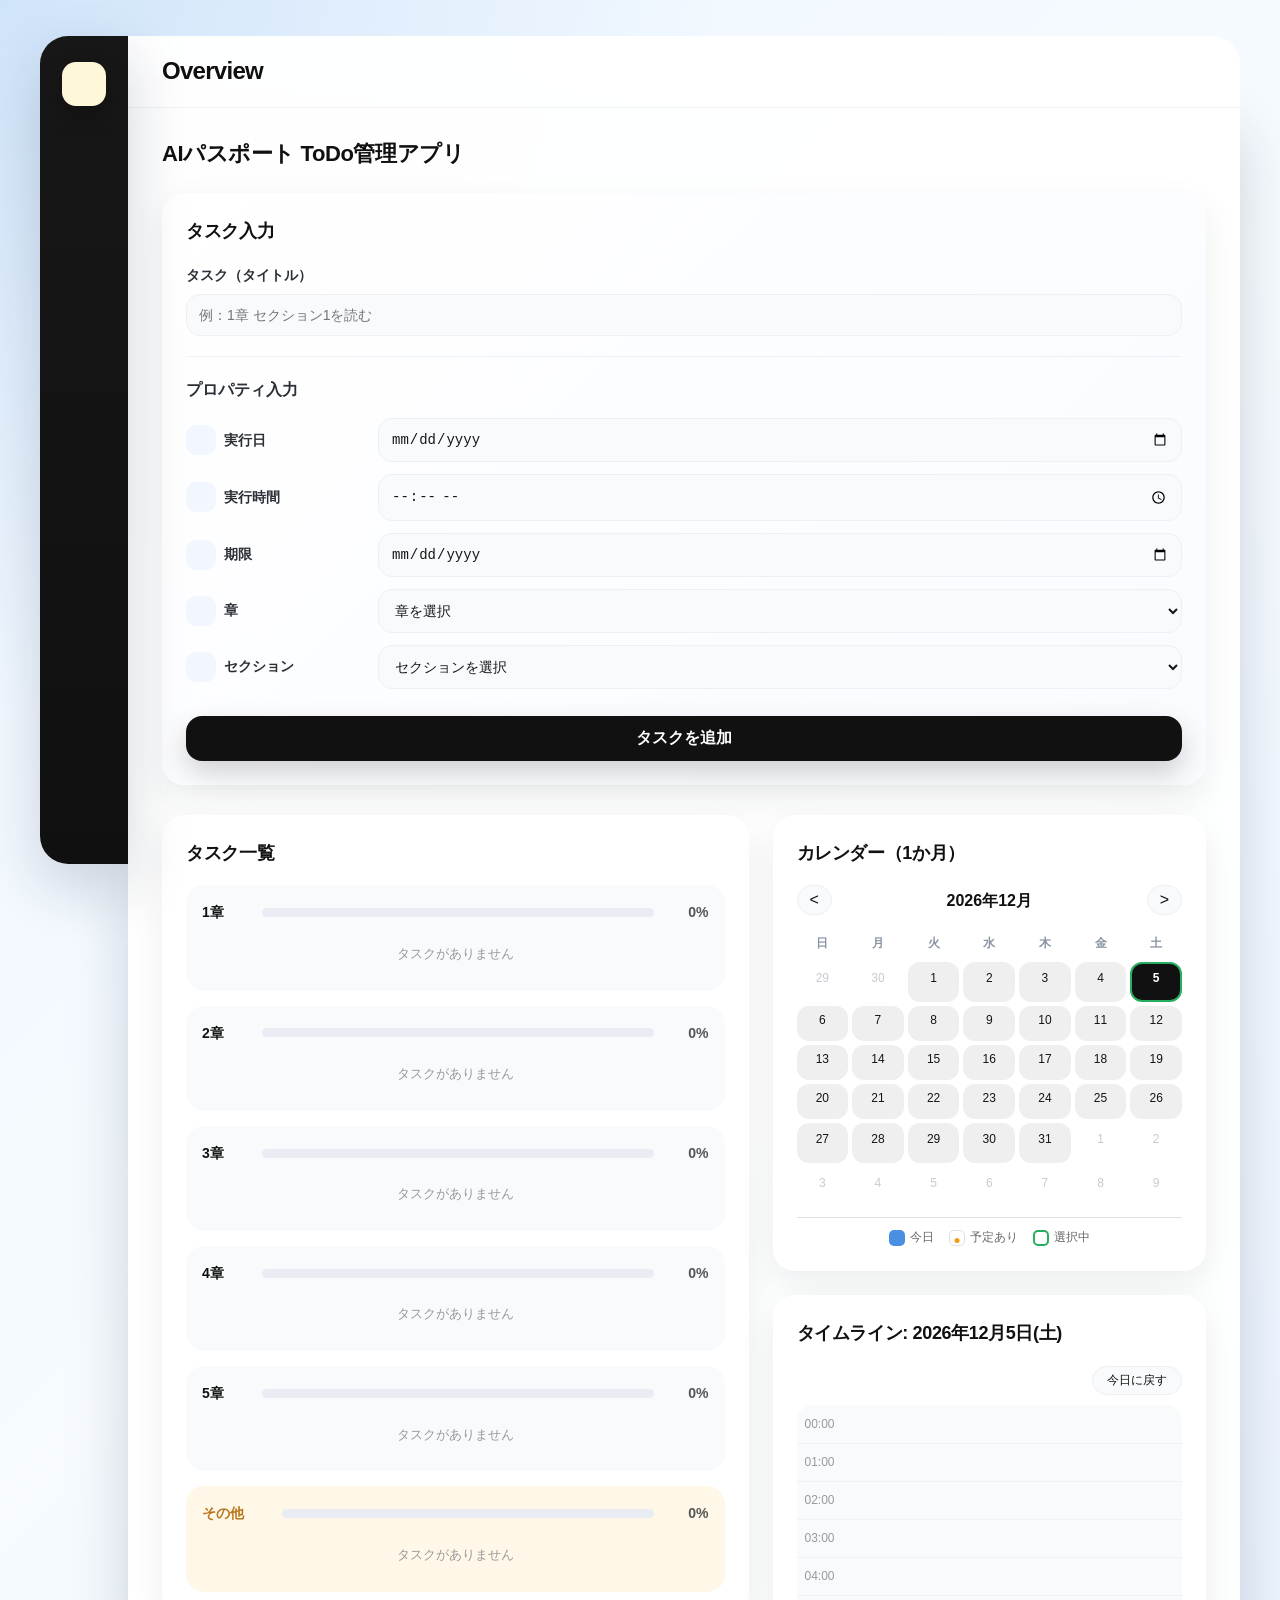
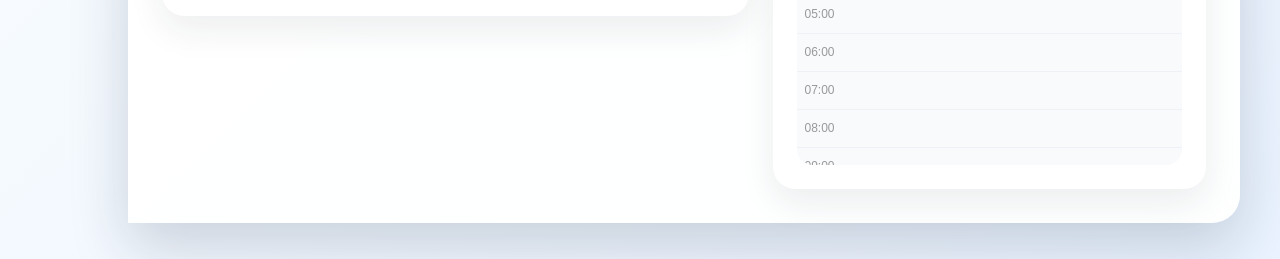
<file: Sample/index.html>
<!DOCTYPE html>
<html lang="ja">
<head>
    <meta charset="UTF-8">
    <meta name="viewport" content="width=device-width, initial-scale=1.0">
    <title>AIパスポート ToDo管理アプリ</title>
    <link rel="stylesheet" href="style.css">
</head>
<body>
    <header class="topbar">
        <h1 class="topbar-title">Overview</h1>
    </header>

    <aside class="sidebar" aria-label="サイドメニュー">
        <div class="sidebar-logo" aria-label="AIパスポート ToDo管理アプリ">
            <i class="fi fi-sr-layers"></i>
        </div>

        <nav class="sidebar-menu">
            <a href="#taskInputArea" class="sidebar-link" aria-label="タスク入力">
                <i class="fi fi-rr-edit"></i>
            </a>
            <a href="#taskListArea" class="sidebar-link" aria-label="タスク一覧">
                <i class="fi fi-rr-list-check"></i>
            </a>
            <a href="#calendarArea" class="sidebar-link" aria-label="カレンダー">
                <i class="fi fi-ss-calendar"></i>
            </a>
            <a href="#timelineArea" class="sidebar-link" aria-label="タイムライン">
                <i class="fi fi-sr-alarm-clock"></i>
            </a>
        </nav>
    </aside>

    <main class="main">
        <h2 class="page-title">AIパスポート ToDo管理アプリ</h2>

        <section id="taskInputArea" class="task-input-area">
            <h3 class="section-title">タスク入力</h3>

            <div class="input-group">
                <label class="input-label" for="taskTitle">タスク（タイトル）</label>
                <input type="text" id="taskTitle" class="task-title-input" placeholder="例：1章 セクション1を読む">
            </div>

            <div class="property-area">
                <h4 class="property-title">プロパティ入力</h4>

                <div class="property-row">
                    <label class="property-label" for="executeDate">
                        <i class="fi fi-ss-calendar" aria-hidden="true"></i>
                        実行日
                    </label>
                    <input type="date" id="executeDate" class="property-input">
                </div>

                <div class="property-row">
                    <label class="property-label" for="executeTime">
                        <i class="fi fi-sr-alarm-clock" aria-hidden="true"></i>
                        実行時間
                    </label>
                    <input type="time" id="executeTime" class="property-input">
                </div>

                <div class="property-row">
                    <label class="property-label" for="deadlineDate">
                        <i class="fi fi-sr-calendar" aria-hidden="true"></i>
                        期限
                    </label>
                    <input type="date" id="deadlineDate" class="property-input">
                </div>

                <div class="property-row">
                    <label class="property-label" for="chapterSelect">
                        <i class="fi fi-sr-layers" aria-hidden="true"></i>
                        章
                    </label>
                    <select id="chapterSelect" class="property-input">
                        <option value="">章を選択</option>
                        <option value="1">1章</option>
                        <option value="2">2章</option>
                        <option value="3">3章</option>
                        <option value="4">4章</option>
                        <option value="5">5章</option>
                        <option value="other">その他（テキスト以外のタスク）</option>
                    </select>
                </div>

                <div class="property-row">
                    <label class="property-label" for="sectionSelect">
                        <i class="fi fi-rr-layers" aria-hidden="true"></i>
                        セクション
                    </label>
                    <select id="sectionSelect" class="property-input">
                        <option value="">セクションを選択</option>
                        <option value="1">セクション1</option>
                        <option value="2">セクション2</option>
                        <option value="3">セクション3</option>
                        <option value="4">セクション4</option>
                        <option value="5">セクション5</option>
                    </select>
                </div>

                <button type="button" id="addTaskButton" class="add-button">タスクを追加</button>
            </div>
        </section>

        <section class="dashboard">
            <section id="taskListArea" class="task-list-area">
                <h3 class="section-title">タスク一覧</h3>
                <div id="taskList" class="task-list"></div>
            </section>

            <div class="right-panel">
                <section id="calendarArea" class="calendar-area">
                    <h3 class="section-title">カレンダー（1か月）</h3>

                    <div class="calendar-header">
                        <button type="button" id="prevMonth" class="calendar-nav-button" aria-label="前の月">&lt;</button>
                        <span id="calendarTitle" class="calendar-title"></span>
                        <button type="button" id="nextMonth" class="calendar-nav-button" aria-label="次の月">&gt;</button>
                    </div>

                    <div id="calendar" class="calendar"></div>

                    <div class="calendar-legend">
                        <span class="legend-item"><span class="legend-mark legend-mark-today"></span>今日</span>
                        <span class="legend-item"><span class="legend-mark legend-mark-task"></span>予定あり</span>
                        <span class="legend-item"><span class="legend-mark legend-mark-selected"></span>選択中</span>
                    </div>
                </section>

                <section id="timelineArea" class="timeline-area">
                    <h3 class="section-title" id="timelineTitle">タイムライン（24時間）</h3>

                    <div class="timeline-controls">
                        <button type="button" id="backToTodayButton" class="back-to-today-button">今日に戻す</button>
                    </div>

                    <div id="timeline" class="timeline"></div>
                </section>
            </div>
        </section>
    </main>

    <script src="script.js"></script>
</body>
</html>
</file>
<file: Sample/style.css>
@import url("https://cdn-uicons.flaticon.com/3.0.0/uicons-solid-straight/css/uicons-solid-straight.css");
@import url("https://cdn-uicons.flaticon.com/3.0.0/uicons-solid-rounded/css/uicons-solid-rounded.css");
@import url("https://cdn-uicons.flaticon.com/3.0.0/uicons-regular-rounded/css/uicons-regular-rounded.css");

/* ============================================ */
/* 全体設定                                      */
/* ============================================ */

* {
    margin: 0;
    padding: 0;
    box-sizing: border-box;
}

html {
    scroll-behavior: smooth;
}

body {
    min-height: 100vh;
    font-family: "Helvetica Neue", Arial, "Hiragino Kaku Gothic ProN", "Hiragino Sans", Meiryo, sans-serif;
    color: #151515;
    line-height: 1.6;
    background:
        radial-gradient(circle at top left, rgba(74, 144, 226, 0.18), transparent 32%),
        linear-gradient(135deg, #edf6ff 0%, #f7fbff 48%, #eaf3ff 100%);
}

/* ============================================ */
/* トップバー・サイドバー                         */
/* ============================================ */

.topbar {
    position: fixed;
    top: 36px;
    left: 128px;
    width: calc(100% - 168px);
    height: 72px;
    padding: 0 34px;
    display: flex;
    align-items: center;
    background-color: rgba(255, 255, 255, 0.96);
    border-bottom: 1px solid #f1f3f6;
    border-radius: 0 28px 0 0;
    z-index: 100;
}

.topbar-title {
    font-size: 24px;
    font-weight: 800;
    color: #101010;
    letter-spacing: -0.03em;
}

.sidebar {
    position: fixed;
    top: 36px;
    left: 40px;
    width: 88px;
    height: calc(100vh - 72px);
    padding: 26px 0;
    background: linear-gradient(180deg, #171717 0%, #101010 100%);
    border-radius: 28px 0 0 28px;
    box-shadow: 0 24px 60px rgba(18, 35, 56, 0.18);
    z-index: 110;
}

.sidebar-logo {
    width: 44px;
    height: 44px;
    margin: 0 auto;
    display: flex;
    align-items: center;
    justify-content: center;
    border-radius: 14px;
    color: #111111;
    background-color: #fff8d8;
    box-shadow: 0 12px 24px rgba(0, 0, 0, 0.22);
}

.sidebar-logo i {
    font-size: 20px;
    line-height: 1;
}

.sidebar-menu {
    margin-top: 70px;
    display: flex;
    flex-direction: column;
    align-items: center;
    gap: 32px;
}

.sidebar-link {
    width: 38px;
    height: 38px;
    display: flex;
    align-items: center;
    justify-content: center;
    color: rgba(255, 255, 255, 0.62);
    text-decoration: none;
    border-radius: 12px;
    transition: color 0.2s, background-color 0.2s;
}

.sidebar-link:hover {
    color: #ffffff;
    background-color: rgba(255, 255, 255, 0.1);
}

.sidebar-link i {
    font-size: 19px;
    line-height: 1;
}

/* ============================================ */
/* メインレイアウト                               */
/* ============================================ */

.main {
    margin-top: 108px;
    margin-left: 128px;
    margin-right: 40px;
    margin-bottom: 36px;
    padding: 28px 34px 34px;
    min-height: calc(100vh - 144px);
    background-color: rgba(255, 255, 255, 0.96);
    border-radius: 0 0 28px 0;
    box-shadow: 0 24px 60px rgba(18, 35, 56, 0.18);
}

.page-title {
    font-size: 22px;
    font-weight: 800;
    margin-bottom: 22px;
    color: #101010;
    letter-spacing: -0.02em;
}

.section-title {
    font-size: 18px;
    font-weight: 800;
    margin-bottom: 18px;
    color: #111111;
    text-align: left;
    letter-spacing: -0.02em;
}

.task-input-area,
.task-list-area,
.calendar-area,
.timeline-area {
    padding: 24px;
    background-color: #ffffff;
    border-radius: 22px;
    border: none;
    box-shadow: 0 14px 35px rgba(21, 35, 56, 0.08);
}

.task-input-area {
    margin-bottom: 30px;
    background: linear-gradient(135deg, #ffffff 0%, #f9fbff 100%);
}

.dashboard {
    display: grid;
    grid-template-columns: minmax(420px, 1.15fr) minmax(340px, 0.85fr);
    gap: 24px;
    align-items: start;
}

.right-panel {
    display: flex;
    flex-direction: column;
    gap: 24px;
}

/* ============================================ */
/* 入力エリア                                    */
/* ============================================ */

.input-group {
    margin-bottom: 20px;
}

.input-label {
    display: block;
    margin-bottom: 8px;
    font-size: 14px;
    font-weight: 700;
    color: #2b2f36;
}

.task-title-input,
.property-input {
    width: 100%;
    padding: 12px;
    font-size: 14px;
    color: #151515;
    background-color: #f8fafc;
    border: 1px solid #edf0f4;
    border-radius: 14px;
    outline: none;
    transition: border-color 0.2s, box-shadow 0.2s, background-color 0.2s;
}

.task-title-input:focus,
.property-input:focus {
    background-color: #ffffff;
    border-color: #9bc8f7;
    box-shadow: 0 0 0 4px rgba(74, 144, 226, 0.12);
}

.property-area {
    padding-top: 20px;
    border-top: 1px solid #eef1f5;
}

.property-title {
    margin-bottom: 15px;
    font-size: 16px;
    font-weight: 800;
    color: #2b2f36;
}

.property-row {
    display: flex;
    align-items: center;
    gap: 12px;
    margin-bottom: 12px;
}

.property-label {
    width: 180px;
    display: flex;
    align-items: center;
    gap: 8px;
    flex-shrink: 0;
    font-size: 14px;
    font-weight: 700;
    color: #2b2f36;
}

.property-label i {
    width: 30px;
    height: 30px;
    display: inline-flex;
    align-items: center;
    justify-content: center;
    flex-shrink: 0;
    color: #111111;
    font-size: 15px;
    line-height: 1;
    background-color: #f1f6ff;
    border-radius: 10px;
}

.add-button {
    width: 100%;
    margin-top: 15px;
    padding: 12px;
    color: #ffffff;
    font-size: 16px;
    font-weight: 800;
    background-color: #111111;
    border: none;
    border-radius: 16px;
    cursor: pointer;
    box-shadow: 0 12px 28px rgba(0, 0, 0, 0.18);
    transition: background-color 0.2s, transform 0.2s;
}

.add-button:hover {
    background-color: #2a2a2a;
    transform: translateY(-1px);
}

/* ============================================ */
/* タスク一覧                                    */
/* ============================================ */

.task-list {
    display: flex;
    flex-direction: column;
    gap: 15px;
}

.chapter-group {
    padding: 16px;
    background-color: #f8fafc;
    border: none;
    border-radius: 18px;
}

.chapter-group.other-group {
    background-color: #fff7e8;
}

.chapter-header {
    display: flex;
    align-items: center;
    gap: 10px;
    margin-bottom: 10px;
}

.chapter-title {
    min-width: 50px;
    color: #111111;
    font-size: 14px;
    font-weight: 800;
}

.chapter-title.other-title {
    min-width: 70px;
    color: #b8741a;
}

.progress-bar-wrap {
    flex: 1;
    height: 9px;
    background-color: #e9edf3;
    border-radius: 999px;
    overflow: hidden;
}

.progress-bar-fill {
    height: 100%;
    background-color: #111111;
    transition: width 0.3s;
}

.progress-percent {
    min-width: 45px;
    color: #555;
    font-size: 14px;
    font-weight: 800;
    text-align: right;
}

.chapter-tasks {
    display: flex;
    flex-direction: column;
    gap: 8px;
}

.task-item {
    display: flex;
    align-items: center;
    gap: 10px;
    padding: 10px;
    background-color: #ffffff;
    border-radius: 14px;
    box-shadow: 0 8px 18px rgba(21, 35, 56, 0.05);
}

.task-checkbox {
    width: 18px;
    height: 18px;
    cursor: pointer;
}

.task-title {
    flex: 1;
    color: #333;
    font-size: 14px;
}

.task-item.done .task-title {
    color: #999;
    text-decoration: line-through;
}

.task-meta {
    color: #999;
    font-size: 12px;
}

.task-delete-button {
    padding: 5px 10px;
    color: #ffffff;
    font-size: 12px;
    background-color: #111111;
    border: none;
    border-radius: 12px;
    cursor: pointer;
}

.task-delete-button:hover {
    background-color: #2a2a2a;
}

.no-task-message {
    padding: 10px;
    color: #999;
    font-size: 13px;
    text-align: center;
}

/* ============================================ */
/* カレンダー                                    */
/* ============================================ */

.calendar-header {
    display: flex;
    justify-content: space-between;
    align-items: center;
    margin-bottom: 15px;
}

.calendar-title {
    color: #111111;
    font-size: 16px;
    font-weight: 800;
}

.calendar-nav-button,
.back-to-today-button {
    color: #111111;
    background-color: #f8fafc;
    border: 1px solid #edf0f4;
    border-radius: 999px;
    cursor: pointer;
}

.calendar-nav-button {
    padding: 5px 12px;
    font-size: 16px;
}

.back-to-today-button {
    padding: 5px 14px;
    font-size: 12px;
}

.calendar-nav-button:hover,
.back-to-today-button:hover {
    background-color: #eef5ff;
}

.calendar {
    display: grid;
    grid-template-columns: repeat(7, 1fr);
    gap: 4px;
}

.calendar-weekday {
    padding: 4px;
    color: #8a94a3;
    font-size: 12px;
    font-weight: 800;
    text-align: center;
}

.calendar-day {
    min-height: 34px;
    padding: 5px 0 12px;
    display: flex;
    align-items: center;
    justify-content: center;
    position: relative;
    color: #151515;
    font-size: 12px;
    border: 2px solid transparent;
    border-radius: 12px;
    cursor: pointer;
    transition: background-color 0.15s, border-color 0.15s;
}

.calendar-day:hover {
    background-color: #eef5ff;
}

.calendar-day.other-month {
    color: #c6cbd2;
}

.calendar-day.today {
    color: #ffffff;
    font-weight: 800;
    background-color: #111111;
}

.calendar-day.today:hover {
    background-color: #2a2a2a;
}

.calendar-day.has-task::after {
    content: "";
    position: absolute;
    bottom: 5px;
    left: 50%;
    width: 6px;
    height: 6px;
    background-color: #f39c12;
    border-radius: 50%;
    transform: translateX(-50%);
}

.calendar-day.today.has-task::after {
    background-color: #f39c12;
}

.calendar-day.selected {
    border-color: #27ae60;
    font-weight: 800;
}

.calendar-day.today.selected {
    border-color: #27ae60;
}

.calendar-legend {
    display: flex;
    justify-content: center;
    gap: 15px;
    margin-top: 10px;
    padding-top: 10px;
    border-top: 1px solid #e0e0e0;
    flex-wrap: wrap;
}

.legend-item {
    display: flex;
    align-items: center;
    gap: 5px;
    color: #666;
    font-size: 12px;
}

.legend-mark {
    display: inline-block;
    width: 16px;
    height: 16px;
    border-radius: 5px;
}

.legend-mark-today {
    background-color: #4a90e2;
}

.legend-mark-task {
    position: relative;
    background-color: #ffffff;
    border: 1px solid #e0e0e0;
}

.legend-mark-task::after {
    content: "";
    position: absolute;
    bottom: 2px;
    left: 50%;
    width: 5px;
    height: 5px;
    background-color: #f39c12;
    border-radius: 50%;
    transform: translateX(-50%);
}

.legend-mark-selected {
    background-color: #ffffff;
    border: 2px solid #27ae60;
}

/* ============================================ */
/* タイムライン                                  */
/* ============================================ */

.timeline-controls {
    margin-bottom: 10px;
    text-align: right;
}

.timeline {
    max-height: 360px;
    display: flex;
    flex-direction: column;
    overflow-y: auto;
    background-color: #f8fafc;
    border: none;
    border-radius: 16px;
}

.timeline-row {
    min-height: 38px;
    display: flex;
    align-items: center;
    gap: 8px;
    padding: 4px 8px;
    border-top: 1px solid #eef1f5;
}

.timeline-row:first-child {
    border-top: none;
}

.timeline-time {
    width: 50px;
    flex-shrink: 0;
    color: #999;
    font-size: 12px;
}

.timeline-tasks {
    flex: 1;
    display: flex;
    flex-wrap: wrap;
    gap: 5px;
}

.timeline-task {
    padding: 3px 8px;
    color: #ffffff;
    font-size: 12px;
    background-color: #111111;
    border-radius: 999px;
}

.timeline-task.no-time {
    background-color: #8a94a3;
}

/* ============================================ */
/* レスポンシブ                                  */
/* ============================================ */

@media (max-width: 980px) {
    .topbar {
        left: 0;
        top: 0;
        width: 100%;
        border-radius: 0;
    }

    .sidebar {
        display: none;
    }

    .main {
        margin: 72px 0 0;
        border-radius: 0;
    }

    .dashboard {
        grid-template-columns: 1fr;
    }
}

@media (max-width: 640px) {
    .main {
        padding: 18px;
    }

    .property-row {
        flex-direction: column;
        align-items: stretch;
    }

    .property-label {
        width: auto;
    }

    .task-item {
        align-items: flex-start;
        flex-wrap: wrap;
    }
}
</file>
